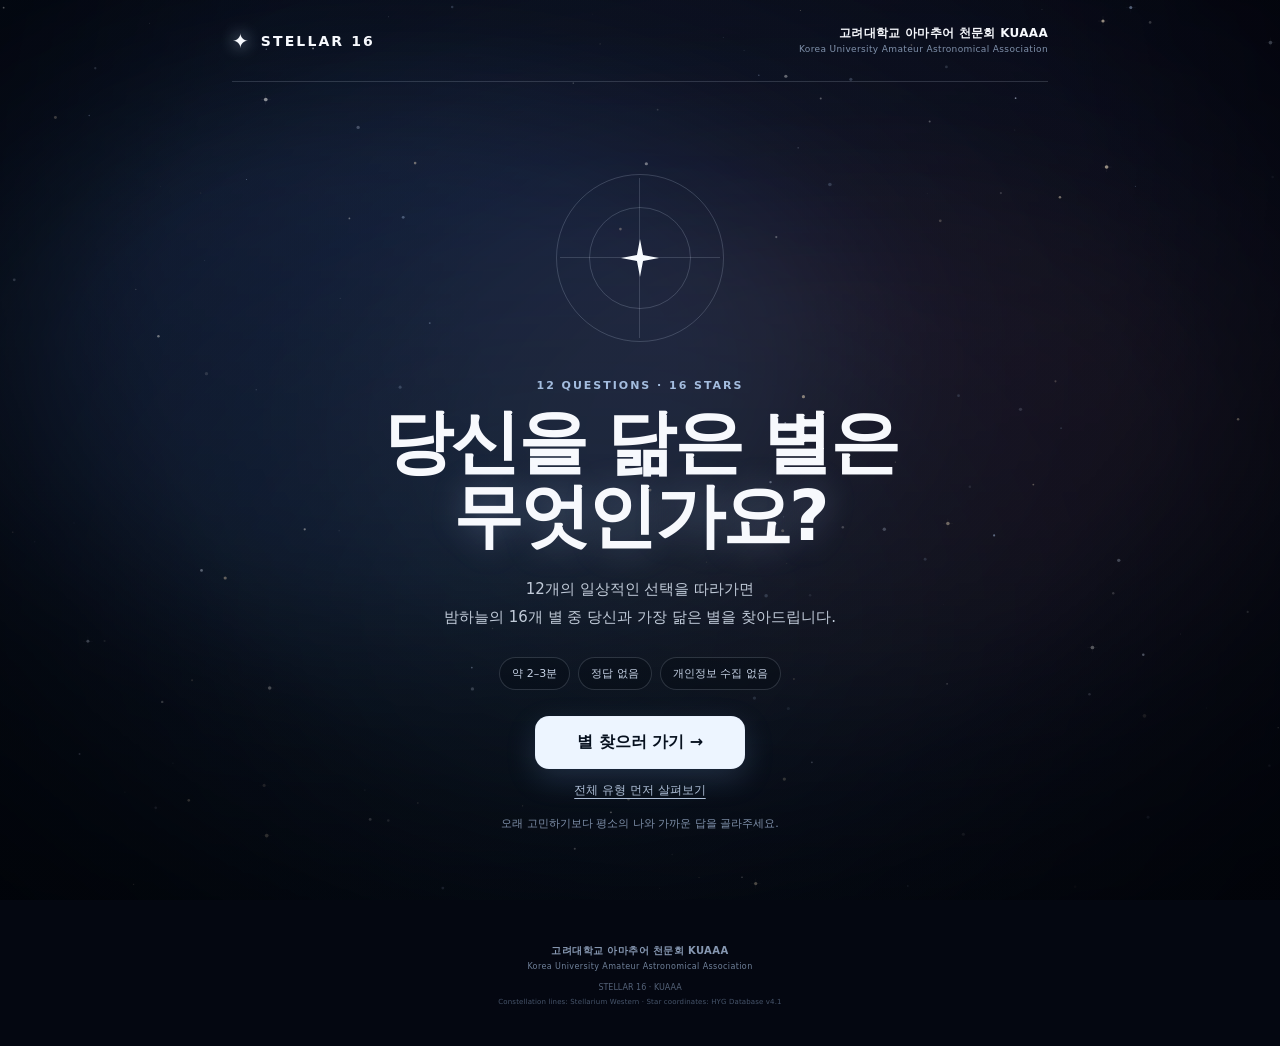
<file: index.html>
<!doctype html>
<html lang="ko">
<head>
  <meta charset="utf-8" />
  <meta name="viewport" content="width=device-width, initial-scale=1, viewport-fit=cover" />
  <meta name="theme-color" content="#060b16" />
  <meta name="description" content="고려대학교 아마추어 천문회 KUAAA — Stellar 16 별 성향검사" />
  <link rel="manifest" href="./manifest.webmanifest" />
  <link rel="stylesheet" href="./styles.css" />
  <title>Stellar 16 — 당신을 닮은 별</title>
</head>
<body>
  <div class="cosmos" aria-hidden="true">
    <div class="nebula nebula-a"></div>
    <div class="nebula nebula-b"></div>
    <div class="nebula nebula-c"></div>
    <canvas id="skyCanvas"></canvas>
    <div class="cosmos-vignette"></div>
  </div>

  <main class="shell">
    <header class="topbar">
      <button id="brandButton" class="brand" aria-label="처음 화면으로">
        <span class="brand-mark">✦</span>
        <span>STELLAR 16</span>
      </button>
      <div class="club-label">
        <strong>고려대학교 아마추어 천문회 KUAAA</strong>
        <span>Korea University Amateur Astronomical Association</span>
      </div>
    </header>

    <section id="introView" class="view intro-view active">
      <div class="hero-scope" aria-hidden="true">
        <span class="scope-ring scope-ring-a"></span>
        <span class="scope-ring scope-ring-b"></span>
        <span class="scope-cross scope-cross-x"></span>
        <span class="scope-cross scope-cross-y"></span>
        <span class="hero-star star-cross"></span>
      </div>
      <p class="eyebrow">12 QUESTIONS · 16 STARS</p>
      <h1>당신을 닮은 별은<br><span>무엇인가요?</span></h1>
      <p class="hero-copy">12개의 일상적인 선택을 따라가면<br>밤하늘의 16개 별 중 당신과 가장 닮은 별을 찾아드립니다.</p>
      <div class="intro-chips">
        <span>약 2–3분</span><span>정답 없음</span><span>개인정보 수집 없음</span>
      </div>
      <button id="startButton" class="primary-button">별 찾으러 가기 <span>→</span></button>
      <button id="introTypesButton" class="text-button">전체 유형 먼저 살펴보기</button>
      <p class="microcopy">오래 고민하기보다 평소의 나와 가까운 답을 골라주세요.</p>
    </section>

    <section id="quizView" class="view quiz-view">
      <div class="progress-row">
        <button id="backButton" class="icon-button" aria-label="이전 질문">←</button>
        <div class="progress-wrap">
          <div class="progress-meta"><span id="questionCounter">01 / 12</span><span>STELLAR QUESTION</span></div>
          <div class="progress-track"><div id="progressBar" class="progress-bar"></div></div>
        </div>
      </div>
      <article class="question-card">
        <p id="questionKicker" class="question-kicker">QUESTION 01</p>
        <h2 id="questionText"></h2>
        <div id="answerList" class="answer-list"></div>
      </article>
    </section>

    <section id="resultView" class="view result-view">
      <article id="resultCard" class="result-card">
        <div class="result-visual-zone">
          <div id="resultStar" class="result-star-art" aria-hidden="true">
            <span class="result-star-glow"></span><span class="result-star-core"></span>
            <span class="result-star-ray ray-h"></span><span class="result-star-ray ray-v"></span>
            <span class="result-star-ray ray-d1"></span><span class="result-star-ray ray-d2"></span>
          </div>
        </div>
        <div class="result-head">
          <h1 id="resultName"></h1>
          <h2 id="resultTagline"></h2>
        </div>
        <div id="resultBody" class="result-body"></div>
        <div class="compatibility-grid">
          <div class="compat-card good"><span class="compat-label">잘 맞는 별</span><strong id="goodMatches"></strong></div>
          <div class="compat-card awkward"><span class="compat-label">어색한 별</span><strong id="awkwardMatches"></strong></div>
        </div>
        <div class="social-links" aria-label="KUAAA 공식 채널">
          <a class="social-link instagram" href="https://www.instagram.com/koreauniv_aaa/" target="_blank" rel="noopener noreferrer" aria-label="KUAAA 공식 인스타그램 @koreauniv_aaa">
            <span class="social-icon" aria-hidden="true">
              <svg viewBox="0 0 24 24" role="img"><rect x="3" y="3" width="18" height="18" rx="5"></rect><circle cx="12" cy="12" r="4.1"></circle><circle class="fill" cx="17.4" cy="6.7" r="1.15"></circle></svg>
            </span>
            <span><small>Instagram</small><strong>@koreauniv_aaa</strong></span>
          </a>
          <div class="social-link kakao" aria-label="KUAAA 카카오 채널 @kuaaa">
            <span class="social-icon kakao-icon" aria-hidden="true">
              <svg viewBox="0 0 28 28" role="img"><path d="M14 4.2c-6.1 0-11 3.9-11 8.7 0 3.1 2.1 5.9 5.5 7.4L7.4 24l4-2.5c.8.1 1.7.2 2.6.2 6.1 0 11-3.9 11-8.8 0-4.8-4.9-8.7-11-8.7Z"></path><text x="14" y="15.6" text-anchor="middle">Ch</text></svg>
            </span>
            <span><small>카카오 채널</small><strong>@kuaaa</strong></span>
          </div>
        </div>
        <div class="result-actions">
          <button id="saveImageButton" hidden aria-hidden="true" tabindex="-1"></button>
          <div class="save-actions">
            <button id="saveFullImageButton" class="primary-button">전체 결과 저장</button>
            <button id="saveSummaryImageButton" class="secondary-button">요약 이미지 저장</button>
          </div>
          <div class="secondary-actions">
            <button id="restartButton" class="secondary-button">다시 해보기</button>
            <button id="allTypesButton" class="secondary-button">전체 유형 살펴보기</button>
          </div>
        </div>
      </article>
    </section>

    <section id="typesView" class="view types-view">
      <div class="page-heading">
        <button id="typesBackButton" class="icon-button" aria-label="돌아가기">←</button>
        <div><p class="eyebrow">ALL 16 STARS</p><h1>전체 유형 살펴보기</h1><p>별을 누르면 전체 설명을 볼 수 있어요.</p></div>
      </div>
      <div id="typesGrid" class="types-grid"></div>
    </section>

    <section id="typeDetailView" class="view type-detail-view">
      <div class="page-heading compact">
        <button id="typeDetailBackButton" class="icon-button" aria-label="전체 유형으로">←</button>
        <div><p class="eyebrow">STELLAR 16 ARCHIVE</p><h1>별 유형 자세히 보기</h1></div>
      </div>
      <article id="typeDetailCard" class="result-card archive-card">
        <div class="result-visual-zone">
          <div id="typeDetailStar" class="result-star-art" aria-hidden="true">
            <span class="result-star-glow"></span><span class="result-star-core"></span>
            <span class="result-star-ray ray-h"></span><span class="result-star-ray ray-v"></span>
            <span class="result-star-ray ray-d1"></span><span class="result-star-ray ray-d2"></span>
          </div>
        </div>
        <div class="result-head"><h1 id="typeDetailName"></h1><h2 id="typeDetailTagline"></h2></div>
        <div id="typeDetailBody" class="result-body"></div>
        <div class="compatibility-grid">
          <div class="compat-card good"><span class="compat-label">잘 맞는 별</span><strong id="typeDetailGood"></strong></div>
          <div class="compat-card awkward"><span class="compat-label">어색한 별</span><strong id="typeDetailAwk"></strong></div>
        </div>
      </article>
    </section>

    <footer>
      <div><strong>고려대학교 아마추어 천문회 KUAAA</strong><span>Korea University Amateur Astronomical Association</span></div>
      <small>STELLAR 16 · KUAAA</small><small class="data-credit">Constellation lines: Stellarium Western · Star coordinates: HYG Database v4.1</small>
    </footer>
  </main>
  <div id="toast" class="toast" role="status" aria-live="polite"></div>
  <script src="./app.js"></script>
  <script src="./save-image-v2.js"></script>
</body>
</html>
</file>
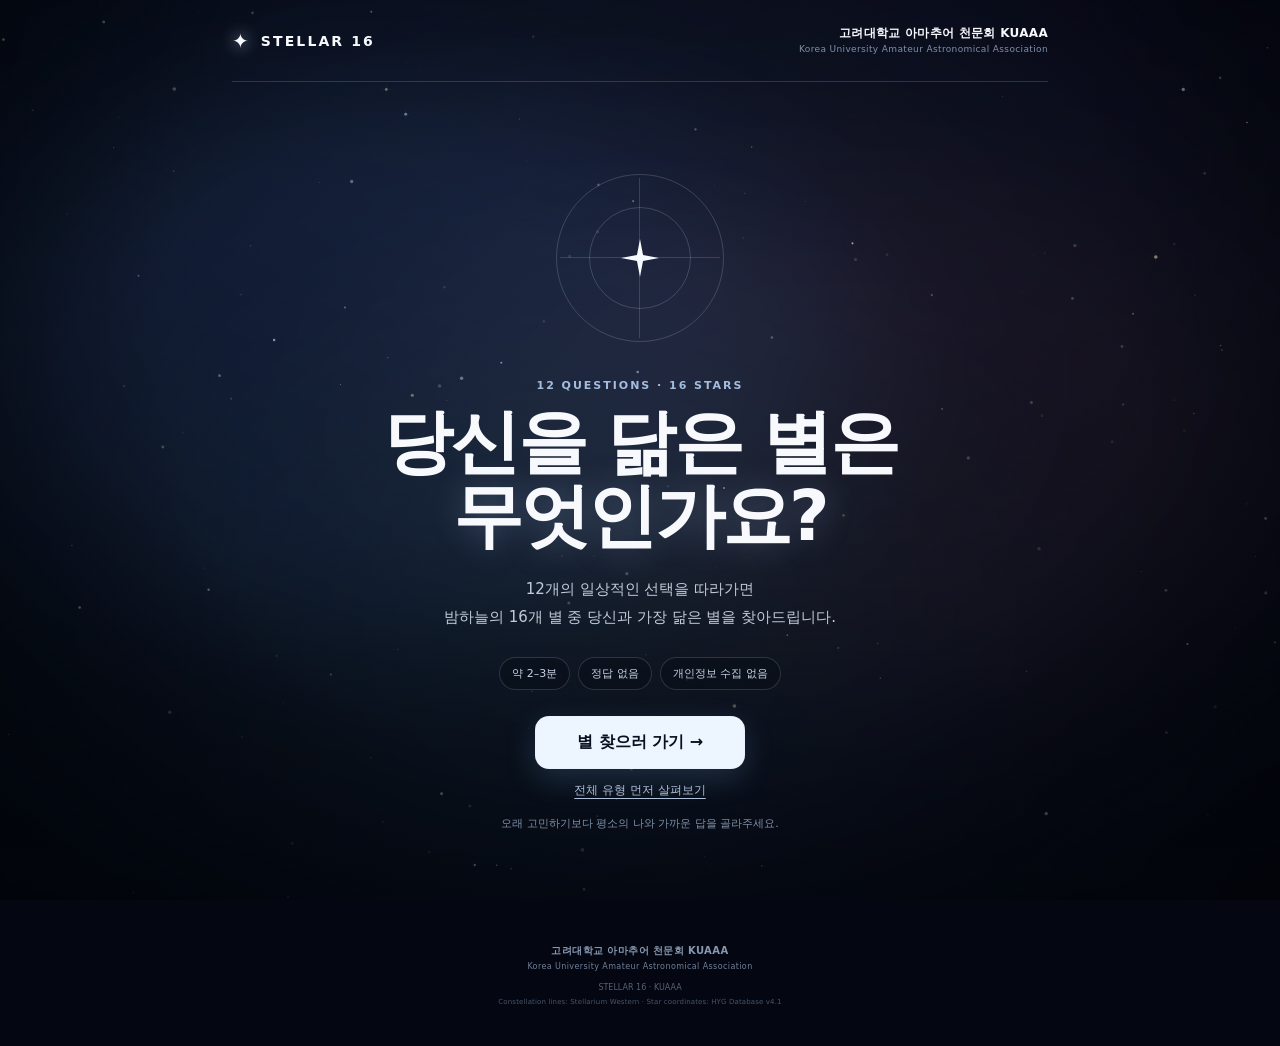
<file: index-v73.html>
<!doctype html>
<html lang="ko">
<head>
  <meta charset="utf-8" />
  <meta name="viewport" content="width=device-width, initial-scale=1, viewport-fit=cover" />
  <meta name="theme-color" content="#060b16" />
  <meta name="description" content="고려대학교 아마추어 천문회 KUAAA — Stellar 16 별 성향검사" />
  <link rel="manifest" href="./manifest.webmanifest" />
  <link rel="stylesheet" href="./styles.css?v=7.3" />
  <link rel="stylesheet" href="./hotfix-v73.css" />
  <title>Stellar 16 — 당신을 닮은 별</title>
</head>
<body>
  <div class="cosmos" aria-hidden="true">
    <div class="nebula nebula-a"></div>
    <div class="nebula nebula-b"></div>
    <div class="nebula nebula-c"></div>
    <canvas id="skyCanvas"></canvas>
    <div class="cosmos-vignette"></div>
  </div>

  <main class="shell">
    <header class="topbar">
      <button id="brandButton" class="brand" aria-label="처음 화면으로"><span class="brand-mark">✦</span><span>STELLAR 16</span></button>
      <div class="club-label"><strong>고려대학교 아마추어 천문회 KUAAA</strong><span>Korea University Amateur Astronomical Association</span></div>
    </header>

    <section id="introView" class="view intro-view active">
      <div class="hero-scope" aria-hidden="true"><span class="scope-ring scope-ring-a"></span><span class="scope-ring scope-ring-b"></span><span class="scope-cross scope-cross-x"></span><span class="scope-cross scope-cross-y"></span><span class="hero-star star-cross"></span></div>
      <p class="eyebrow">12 QUESTIONS · 16 STARS</p>
      <h1>당신을 닮은 별은<br><span>무엇인가요?</span></h1>
      <p class="hero-copy">12개의 일상적인 선택을 따라가면<br>밤하늘의 16개 별 중 당신과 가장 닮은 별을 찾아드립니다.</p>
      <div class="intro-chips"><span>약 2–3분</span><span>정답 없음</span><span>개인정보 수집 없음</span></div>
      <button id="startButton" class="primary-button">별 찾으러 가기 <span>→</span></button>
      <button id="introTypesButton" class="text-button">전체 유형 먼저 살펴보기</button>
      <p class="microcopy">오래 고민하기보다 평소의 나와 가까운 답을 골라주세요.</p>
    </section>

    <section id="quizView" class="view quiz-view">
      <div class="progress-row"><button id="backButton" class="icon-button" aria-label="이전 질문">←</button><div class="progress-wrap"><div class="progress-meta"><span id="questionCounter">01 / 12</span><span>STELLAR QUESTION</span></div><div class="progress-track"><div id="progressBar" class="progress-bar"></div></div></div></div>
      <article class="question-card"><p id="questionKicker" class="question-kicker">QUESTION 01</p><h2 id="questionText"></h2><div id="answerList" class="answer-list"></div></article>
    </section>

    <section id="resultView" class="view result-view"><article id="resultCard" class="result-card">
      <div class="result-visual-zone"><div id="resultStar" class="result-star-art" aria-hidden="true"><span class="result-star-glow"></span><span class="result-star-core"></span><span class="result-star-ray ray-h"></span><span class="result-star-ray ray-v"></span><span class="result-star-ray ray-d1"></span><span class="result-star-ray ray-d2"></span></div></div>
      <div class="result-head"><h1 id="resultName"></h1><h2 id="resultTagline"></h2></div><div id="resultBody" class="result-body"></div>
      <div class="compatibility-grid"><div class="compat-card good"><span class="compat-label">잘 맞는 별</span><strong id="goodMatches"></strong></div><div class="compat-card awkward"><span class="compat-label">어색한 별</span><strong id="awkwardMatches"></strong></div></div>
      <div class="social-links" aria-label="KUAAA 공식 채널">
        <a class="social-link instagram" href="https://www.instagram.com/koreauniv_aaa/" target="_blank" rel="noopener noreferrer" aria-label="KUAAA 공식 인스타그램 @koreauniv_aaa"><span class="social-icon" aria-hidden="true"><svg viewBox="0 0 24 24" role="img"><rect x="3" y="3" width="18" height="18" rx="5"></rect><circle cx="12" cy="12" r="4.1"></circle><circle class="fill" cx="17.4" cy="6.7" r="1.15"></circle></svg></span><span><small>Instagram</small><strong>@koreauniv_aaa</strong></span></a>
        <div class="social-link kakao" aria-label="KUAAA 카카오 채널 @kuaaa"><span class="social-icon kakao-icon" aria-hidden="true"><svg viewBox="0 0 28 28" role="img"><path d="M14 4.2c-6.1 0-11 3.9-11 8.7 0 3.1 2.1 5.9 5.5 7.4L7.4 24l4-2.5c.8.1 1.7.2 2.6.2 6.1 0 11-3.9 11-8.8 0-4.8-4.9-8.7-11-8.7Z"></path><text x="14" y="15.6" text-anchor="middle">Ch</text></svg></span><span><small>카카오 채널</small><strong>@kuaaa</strong></span></div>
      </div>
      <div class="result-actions"><button id="saveImageButton" hidden aria-hidden="true" tabindex="-1"></button><div class="save-actions"><button id="saveFullImageButton" class="primary-button">전체 결과 저장</button><button id="saveSummaryImageButton" class="secondary-button">요약 이미지 저장</button></div><div class="secondary-actions"><button id="restartButton" class="secondary-button">다시 해보기</button><button id="allTypesButton" class="secondary-button">전체 유형 살펴보기</button></div></div>
    </article></section>

    <section id="typesView" class="view types-view"><div class="page-heading"><button id="typesBackButton" class="icon-button" aria-label="돌아가기">←</button><div><p class="eyebrow">ALL 16 STARS</p><h1>전체 유형 살펴보기</h1><p>별을 누르면 전체 설명을 볼 수 있어요.</p></div></div><div id="typesGrid" class="types-grid"></div></section>

    <section id="typeDetailView" class="view type-detail-view"><div class="page-heading compact"><button id="typeDetailBackButton" class="icon-button" aria-label="전체 유형으로">←</button><div><p class="eyebrow">STELLAR 16 ARCHIVE</p><h1>별 유형 자세히 보기</h1></div></div><article id="typeDetailCard" class="result-card archive-card"><div class="result-visual-zone"><div id="typeDetailStar" class="result-star-art" aria-hidden="true"><span class="result-star-glow"></span><span class="result-star-core"></span><span class="result-star-ray ray-h"></span><span class="result-star-ray ray-v"></span><span class="result-star-ray ray-d1"></span><span class="result-star-ray ray-d2"></span></div></div><div class="result-head"><h1 id="typeDetailName"></h1><h2 id="typeDetailTagline"></h2></div><div id="typeDetailBody" class="result-body"></div><div class="compatibility-grid"><div class="compat-card good"><span class="compat-label">잘 맞는 별</span><strong id="typeDetailGood"></strong></div><div class="compat-card awkward"><span class="compat-label">어색한 별</span><strong id="typeDetailAwk"></strong></div></div></article></section>

    <footer><div><strong>고려대학교 아마추어 천문회 KUAAA</strong><span>Korea University Amateur Astronomical Association</span></div><small>STELLAR 16 · KUAAA</small><small class="data-credit">Constellation lines: Stellarium Western · Star coordinates: HYG Database v4.1</small></footer>
  </main>
  <div id="imageSaveModal" class="image-save-modal" hidden><div class="image-save-sheet" role="dialog" aria-modal="true" aria-labelledby="imageSaveTitle"><div class="image-save-sheet-head"><div><strong id="imageSaveTitle">결과 이미지 저장</strong><span>이미지를 길게 눌러 저장하거나 아래 버튼을 이용하세요.</span></div><button id="imageSaveClose" class="image-save-close" type="button" aria-label="닫기">×</button></div><div class="image-save-preview-wrap"><img id="imageSavePreview" alt="Stellar 16 결과 이미지 미리보기" /></div><div class="image-save-sheet-actions"><a id="imageDownloadLink" class="primary-button image-download-link">이미지 다운로드</a><button id="imageShareButton" class="secondary-button" type="button">공유하기</button></div></div></div>
  <div id="toast" class="toast" role="status" aria-live="polite"></div>
  <script src="./app.js?v=7.3"></script>
  <script src="./hotfix-v73.js"></script>
</body>
</html>
</file>
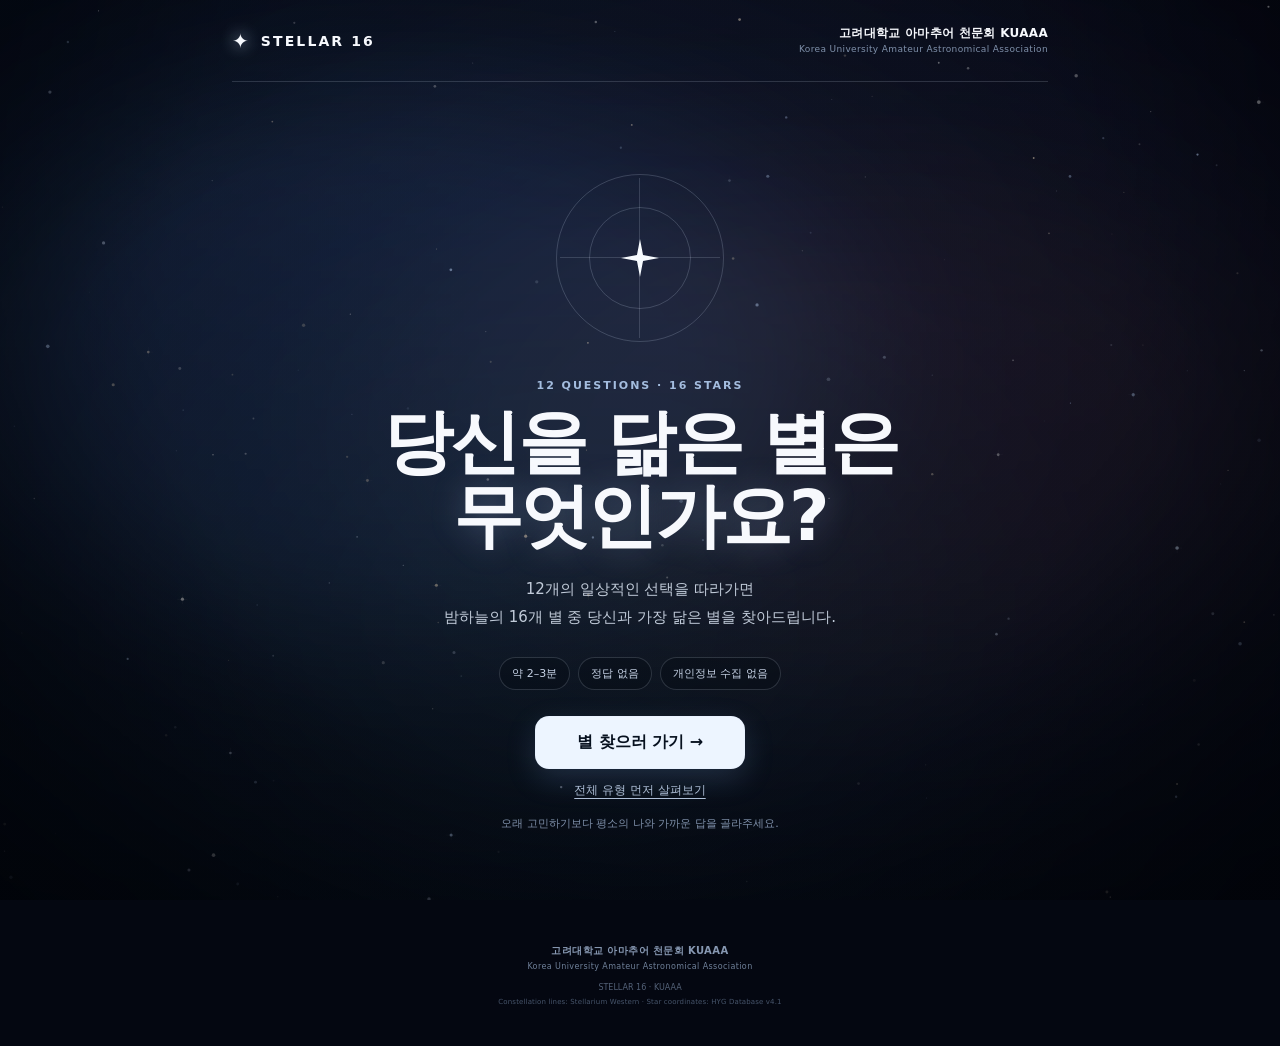
<file: index-v74.html>
<!doctype html>
<html lang="ko">
<head>
  <meta charset="utf-8" />
  <meta name="viewport" content="width=device-width, initial-scale=1, viewport-fit=cover" />
  <meta name="theme-color" content="#060b16" />
  <meta name="description" content="고려대학교 아마추어 천문회 KUAAA — Stellar 16 별 성향검사" />
  <link rel="manifest" href="./manifest.webmanifest" />
  <link rel="stylesheet" href="./styles.css?v=7.4" />
  <link rel="stylesheet" href="./hotfix-v74.css?v=7.4" />
  <title>Stellar 16 — 당신을 닮은 별</title>
</head>
<body>
  <div class="cosmos" aria-hidden="true"><div class="nebula nebula-a"></div><div class="nebula nebula-b"></div><div class="nebula nebula-c"></div><canvas id="skyCanvas"></canvas><div class="cosmos-vignette"></div></div>
  <main class="shell">
    <header class="topbar"><button id="brandButton" class="brand" aria-label="처음 화면으로"><span class="brand-mark">✦</span><span>STELLAR 16</span></button><div class="club-label"><strong>고려대학교 아마추어 천문회 KUAAA</strong><span>Korea University Amateur Astronomical Association</span></div></header>
    <section id="introView" class="view intro-view active"><div class="hero-scope" aria-hidden="true"><span class="scope-ring scope-ring-a"></span><span class="scope-ring scope-ring-b"></span><span class="scope-cross scope-cross-x"></span><span class="scope-cross scope-cross-y"></span><span class="hero-star star-cross"></span></div><p class="eyebrow">12 QUESTIONS · 16 STARS</p><h1>당신을 닮은 별은<br><span>무엇인가요?</span></h1><p class="hero-copy">12개의 일상적인 선택을 따라가면<br>밤하늘의 16개 별 중 당신과 가장 닮은 별을 찾아드립니다.</p><div class="intro-chips"><span>약 2–3분</span><span>정답 없음</span><span>개인정보 수집 없음</span></div><button id="startButton" class="primary-button">별 찾으러 가기 <span>→</span></button><button id="introTypesButton" class="text-button">전체 유형 먼저 살펴보기</button><p class="microcopy">오래 고민하기보다 평소의 나와 가까운 답을 골라주세요.</p></section>
    <section id="quizView" class="view quiz-view"><div class="progress-row"><button id="backButton" class="icon-button" aria-label="이전 질문">←</button><div class="progress-wrap"><div class="progress-meta"><span id="questionCounter">01 / 12</span><span>STELLAR QUESTION</span></div><div class="progress-track"><div id="progressBar" class="progress-bar"></div></div></div></div><article class="question-card"><p id="questionKicker" class="question-kicker">QUESTION 01</p><h2 id="questionText"></h2><div id="answerList" class="answer-list"></div></article></section>
    <section id="resultView" class="view result-view"><article id="resultCard" class="result-card"><div class="result-visual-zone"><div id="resultStar" class="result-star-art" aria-hidden="true"><span class="result-star-glow"></span><span class="result-star-core"></span><span class="result-star-ray ray-h"></span><span class="result-star-ray ray-v"></span><span class="result-star-ray ray-d1"></span><span class="result-star-ray ray-d2"></span></div></div><div class="result-head"><h1 id="resultName"></h1><h2 id="resultTagline"></h2></div><div id="resultBody" class="result-body"></div><div class="compatibility-grid"><div class="compat-card good"><span class="compat-label">잘 맞는 별</span><strong id="goodMatches"></strong></div><div class="compat-card awkward"><span class="compat-label">어색한 별</span><strong id="awkwardMatches"></strong></div></div><div class="social-links" aria-label="KUAAA 공식 채널"><a class="social-link instagram" href="https://www.instagram.com/koreauniv_aaa/" target="_blank" rel="noopener noreferrer" aria-label="KUAAA 공식 인스타그램 @koreauniv_aaa"><span class="social-icon" aria-hidden="true"><svg viewBox="0 0 24 24" role="img"><rect x="3" y="3" width="18" height="18" rx="5"></rect><circle cx="12" cy="12" r="4.1"></circle><circle class="fill" cx="17.4" cy="6.7" r="1.15"></circle></svg></span><span><small>Instagram</small><strong>@koreauniv_aaa</strong></span></a><div class="social-link kakao" aria-label="KUAAA 카카오 채널 @kuaaa"><span class="social-icon kakao-icon" aria-hidden="true"><svg viewBox="0 0 28 28" role="img"><path d="M14 4.2c-6.1 0-11 3.9-11 8.7 0 3.1 2.1 5.9 5.5 7.4L7.4 24l4-2.5c.8.1 1.7.2 2.6.2 6.1 0 11-3.9 11-8.8 0-4.8-4.9-8.7-11-8.7Z"></path><text x="14" y="15.6" text-anchor="middle">Ch</text></svg></span><span><small>카카오 채널</small><strong>@kuaaa</strong></span></div></div><div class="result-actions"><button id="saveImageButton" hidden aria-hidden="true" tabindex="-1"></button><div class="save-actions"><button id="saveFullImageButton" class="primary-button">전체 결과 저장</button><button id="saveSummaryImageButton" class="secondary-button">요약 이미지 저장</button></div><div class="secondary-actions"><button id="restartButton" class="secondary-button">다시 해보기</button><button id="allTypesButton" class="secondary-button">전체 유형 살펴보기</button></div></div></article></section>
    <section id="typesView" class="view types-view"><div class="page-heading"><button id="typesBackButton" class="icon-button" aria-label="돌아가기">←</button><div><p class="eyebrow">ALL 16 STARS</p><h1>전체 유형 살펴보기</h1><p>별을 누르면 전체 설명을 볼 수 있어요.</p></div></div><div id="typesGrid" class="types-grid"></div></section>
    <section id="typeDetailView" class="view type-detail-view"><div class="page-heading compact"><button id="typeDetailBackButton" class="icon-button" aria-label="전체 유형으로">←</button><div><p class="eyebrow">STELLAR 16 ARCHIVE</p><h1>별 유형 자세히 보기</h1></div></div><article id="typeDetailCard" class="result-card archive-card"><div class="result-visual-zone"><div id="typeDetailStar" class="result-star-art" aria-hidden="true"><span class="result-star-glow"></span><span class="result-star-core"></span><span class="result-star-ray ray-h"></span><span class="result-star-ray ray-v"></span><span class="result-star-ray ray-d1"></span><span class="result-star-ray ray-d2"></span></div></div><div class="result-head"><h1 id="typeDetailName"></h1><h2 id="typeDetailTagline"></h2></div><div id="typeDetailBody" class="result-body"></div><div class="compatibility-grid"><div class="compat-card good"><span class="compat-label">잘 맞는 별</span><strong id="typeDetailGood"></strong></div><div class="compat-card awkward"><span class="compat-label">어색한 별</span><strong id="typeDetailAwk"></strong></div></div></article></section>
    <footer><div><strong>고려대학교 아마추어 천문회 KUAAA</strong><span>Korea University Amateur Astronomical Association</span></div><small>STELLAR 16 · KUAAA</small><small class="data-credit">Constellation lines: Stellarium Western · Star coordinates: HYG Database v4.1</small></footer>
  </main>
  <div id="imageSaveModal" class="image-save-modal" hidden><div class="image-save-sheet" role="dialog" aria-modal="true" aria-labelledby="imageSaveTitle"><div class="image-save-sheet-head"><div><strong id="imageSaveTitle">결과 이미지 저장</strong><span>아래 버튼으로 저장하거나, 미리보기를 길게 눌러 저장할 수 있어요.</span></div><button id="imageSaveClose" class="image-save-close" type="button" aria-label="닫기">×</button></div><div class="image-save-preview-wrap"><img id="imageSavePreview" alt="Stellar 16 결과 이미지 미리보기" /></div><div class="image-save-sheet-actions"><a id="imageDownloadLink" class="primary-button image-download-link">휴대폰에 저장</a><button id="imageShareButton" class="secondary-button" type="button">공유하기</button><button id="imageOpenButton" class="secondary-button" type="button">이미지 크게 열기</button></div></div></div>
  <div id="toast" class="toast" role="status" aria-live="polite"></div><script src="./app.js?v=7.4"></script><script src="./hotfix-v74.js?v=7.4"></script>
</body></html>
</file>
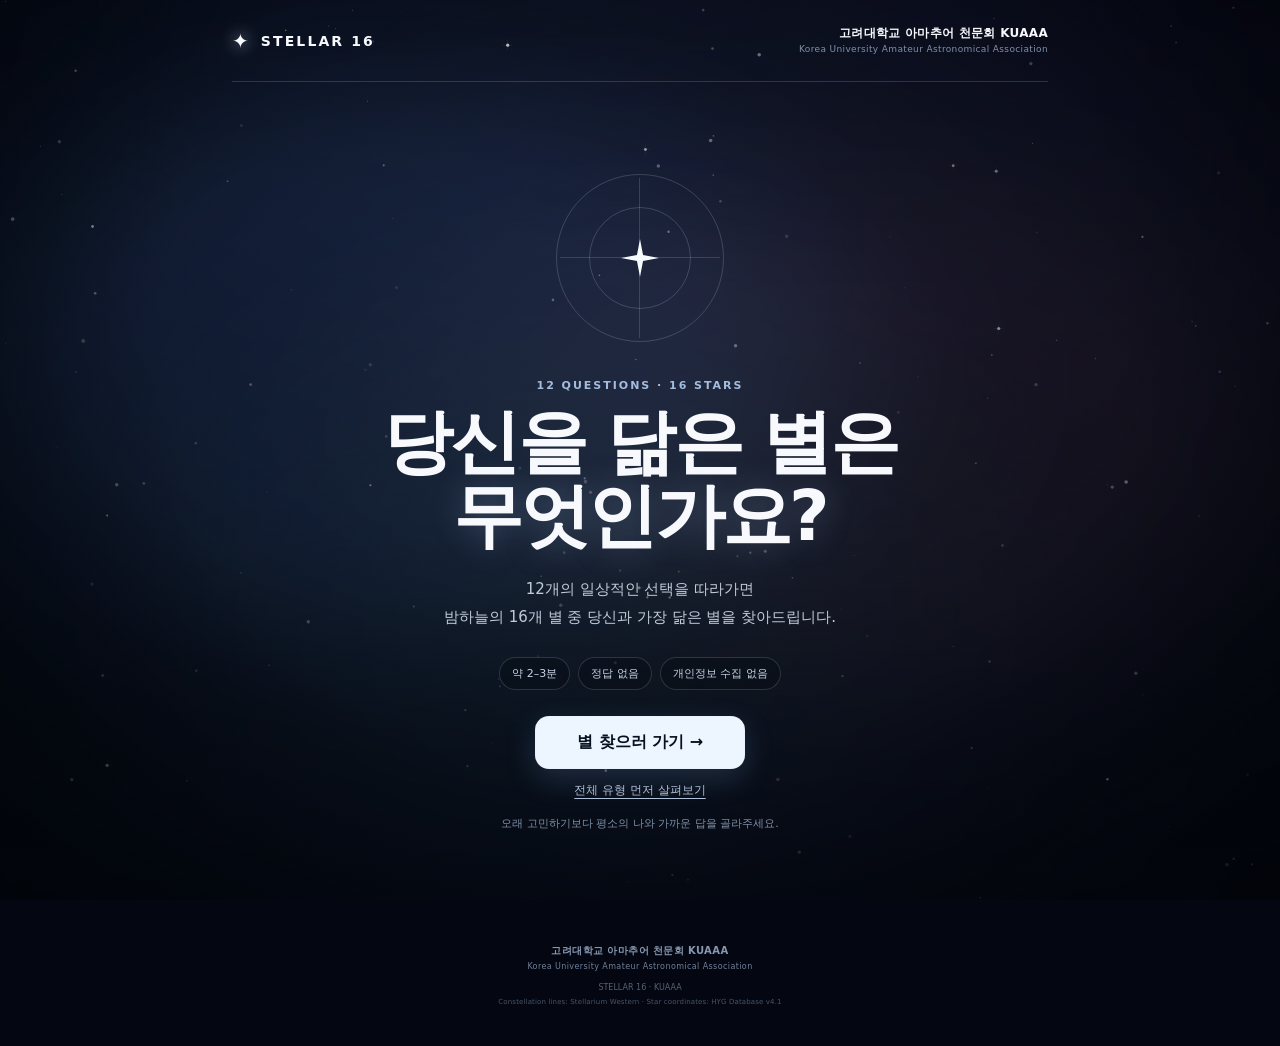
<file: index-v75.html>
<!doctype html>
<html lang="ko">
<head>
  <meta charset="utf-8" />
  <meta name="viewport" content="width=device-width, initial-scale=1, viewport-fit=cover" />
  <meta name="theme-color" content="#060b16" />
  <meta name="description" content="고려대학교 아마추어 천문회 KUAAA — Stellar 16 별 성향검사" />
  <link rel="manifest" href="./manifest.webmanifest" />
  <link rel="stylesheet" href="./styles.css?v=7.5" />
  <link rel="stylesheet" href="./hotfix-v75.css?v=7.5" />
  <title>Stellar 16 — 당신을 닮은 별</title>
</head>
<body>
  <div class="cosmos" aria-hidden="true">
    <div class="nebula nebula-a"></div>
    <div class="nebula nebula-b"></div>
    <div class="nebula nebula-c"></div>
    <canvas id="skyCanvas"></canvas>
    <div class="cosmos-vignette"></div>
  </div>

  <main class="shell">
    <header class="topbar">
      <button id="brandButton" class="brand" aria-label="처음 화면으로">
        <span class="brand-mark">✦</span>
        <span>STELLAR 16</span>
      </button>
      <div class="club-label">
        <strong>고려대학교 아마추어 천문회 KUAAA</strong>
        <span>Korea University Amateur Astronomical Association</span>
      </div>
    </header>

    <section id="introView" class="view intro-view active">
      <div class="hero-scope" aria-hidden="true">
        <span class="scope-ring scope-ring-a"></span>
        <span class="scope-ring scope-ring-b"></span>
        <span class="scope-cross scope-cross-x"></span>
        <span class="scope-cross scope-cross-y"></span>
        <span class="hero-star star-cross"></span>
      </div>
      <p class="eyebrow">12 QUESTIONS · 16 STARS</p>
      <h1>당신을 닮은 별은<br><span>무엇인가요?</span></h1>
      <p class="hero-copy">12개의 일상적인 선택을 따라가면<br>밤하늘의 16개 별 중 당신과 가장 닮은 별을 찾아드립니다.</p>
      <div class="intro-chips">
        <span>약 2–3분</span><span>정답 없음</span><span>개인정보 수집 없음</span>
      </div>
      <button id="startButton" class="primary-button">별 찾으러 가기 <span>→</span></button>
      <button id="introTypesButton" class="text-button">전체 유형 먼저 살펴보기</button>
      <p class="microcopy">오래 고민하기보다 평소의 나와 가까운 답을 골라주세요.</p>
    </section>

    <section id="quizView" class="view quiz-view">
      <div class="progress-row">
        <button id="backButton" class="icon-button" aria-label="이전 질문">←</button>
        <div class="progress-wrap">
          <div class="progress-meta"><span id="questionCounter">01 / 12</span><span>STELLAR QUESTION</span></div>
          <div class="progress-track"><div id="progressBar" class="progress-bar"></div></div>
        </div>
      </div>
      <article class="question-card">
        <p id="questionKicker" class="question-kicker">QUESTION 01</p>
        <h2 id="questionText"></h2>
        <div id="answerList" class="answer-list"></div>
      </article>
    </section>

    <section id="resultView" class="view result-view">
      <article id="resultCard" class="result-card">
        <div class="result-visual-zone">
          <div id="resultStar" class="result-star-art" aria-hidden="true">
            <span class="result-star-glow"></span><span class="result-star-core"></span>
            <span class="result-star-ray ray-h"></span><span class="result-star-ray ray-v"></span>
            <span class="result-star-ray ray-d1"></span><span class="result-star-ray ray-d2"></span>
          </div>
        </div>
        <div class="result-head"><h1 id="resultName"></h1><h2 id="resultTagline"></h2></div>
        <div id="resultBody" class="result-body"></div>
        <div class="compatibility-grid">
          <div class="compat-card good"><span class="compat-label">잘 맞는 별</span><strong id="goodMatches"></strong></div>
          <div class="compat-card awkward"><span class="compat-label">어색한 별</span><strong id="awkwardMatches"></strong></div>
        </div>
        <div class="social-links" aria-label="KUAAA 공식 채널">
          <a class="social-link instagram" href="https://www.instagram.com/koreauniv_aaa/" target="_blank" rel="noopener noreferrer" aria-label="KUAAA 공식 인스타그램 @koreauniv_aaa">
            <span class="social-icon" aria-hidden="true">
              <svg viewBox="0 0 24 24" role="img"><rect x="3" y="3" width="18" height="18" rx="5"></rect><circle cx="12" cy="12" r="4.1"></circle><circle class="fill" cx="17.4" cy="6.7" r="1.15"></circle></svg>
            </span>
            <span><small>Instagram</small><strong>@koreauniv_aaa</strong></span>
          </a>
          <div class="social-link kakao" aria-label="KUAAA 카카오 채널 @kuaaa">
            <span class="social-icon kakao-icon" aria-hidden="true">
              <svg viewBox="0 0 28 28" role="img"><path d="M14 4.2c-6.1 0-11 3.9-11 8.7 0 3.1 2.1 5.9 5.5 7.4L7.4 24l4-2.5c.8.1 1.7.2 2.6.2 6.1 0 11-3.9 11-8.8 0-4.8-4.9-8.7-11-8.7Z"></path><text x="14" y="15.6" text-anchor="middle">Ch</text></svg>
            </span>
            <span><small>카카오 채널</small><strong>@kuaaa</strong></span>
          </div>
        </div>
        <div class="result-actions">
          <button id="saveImageButton" hidden aria-hidden="true" tabindex="-1"></button>
          <div class="save-actions single-save">
            <button id="saveSummaryImageButton" class="primary-button" disabled>이미지 준비 중…</button>
          </div>
          <div class="secondary-actions">
            <button id="restartButton" class="secondary-button">다시 해보기</button>
            <button id="allTypesButton" class="secondary-button">전체 유형 살펴보기</button>
          </div>
        </div>
      </article>
    </section>

    <section id="typesView" class="view types-view">
      <div class="page-heading">
        <button id="typesBackButton" class="icon-button" aria-label="돌아가기">←</button>
        <div><p class="eyebrow">ALL 16 STARS</p><h1>전체 유형 살펴보기</h1><p>별을 누르면 전체 설명을 볼 수 있어요.</p></div>
      </div>
      <div id="typesGrid" class="types-grid"></div>
    </section>

    <section id="typeDetailView" class="view type-detail-view">
      <div class="page-heading compact">
        <button id="typeDetailBackButton" class="icon-button" aria-label="전체 유형으로">←</button>
        <div><p class="eyebrow">STELLAR 16 ARCHIVE</p><h1>별 유형 자세히 보기</h1></div>
      </div>
      <article id="typeDetailCard" class="result-card archive-card">
        <div class="result-visual-zone">
          <div id="typeDetailStar" class="result-star-art" aria-hidden="true">
            <span class="result-star-glow"></span><span class="result-star-core"></span>
            <span class="result-star-ray ray-h"></span><span class="result-star-ray ray-v"></span>
            <span class="result-star-ray ray-d1"></span><span class="result-star-ray ray-d2"></span>
          </div>
        </div>
        <div class="result-head"><h1 id="typeDetailName"></h1><h2 id="typeDetailTagline"></h2></div>
        <div id="typeDetailBody" class="result-body"></div>
        <div class="compatibility-grid">
          <div class="compat-card good"><span class="compat-label">잘 맞는 별</span><strong id="typeDetailGood"></strong></div>
          <div class="compat-card awkward"><span class="compat-label">어색한 별</span><strong id="typeDetailAwk"></strong></div>
        </div>
      </article>
    </section>

    <footer>
      <div><strong>고려대학교 아마추어 천문회 KUAAA</strong><span>Korea University Amateur Astronomical Association</span></div>
      <small>STELLAR 16 · KUAAA</small><small class="data-credit">Constellation lines: Stellarium Western · Star coordinates: HYG Database v4.1</small>
    </footer>
  </main>
  <div id="toast" class="toast" role="status" aria-live="polite"></div>
  <script src="./app.js?v=7.5"></script>
  <script src="./hotfix-v75.js?v=7.5"></script>
</body>
</html>
</file>
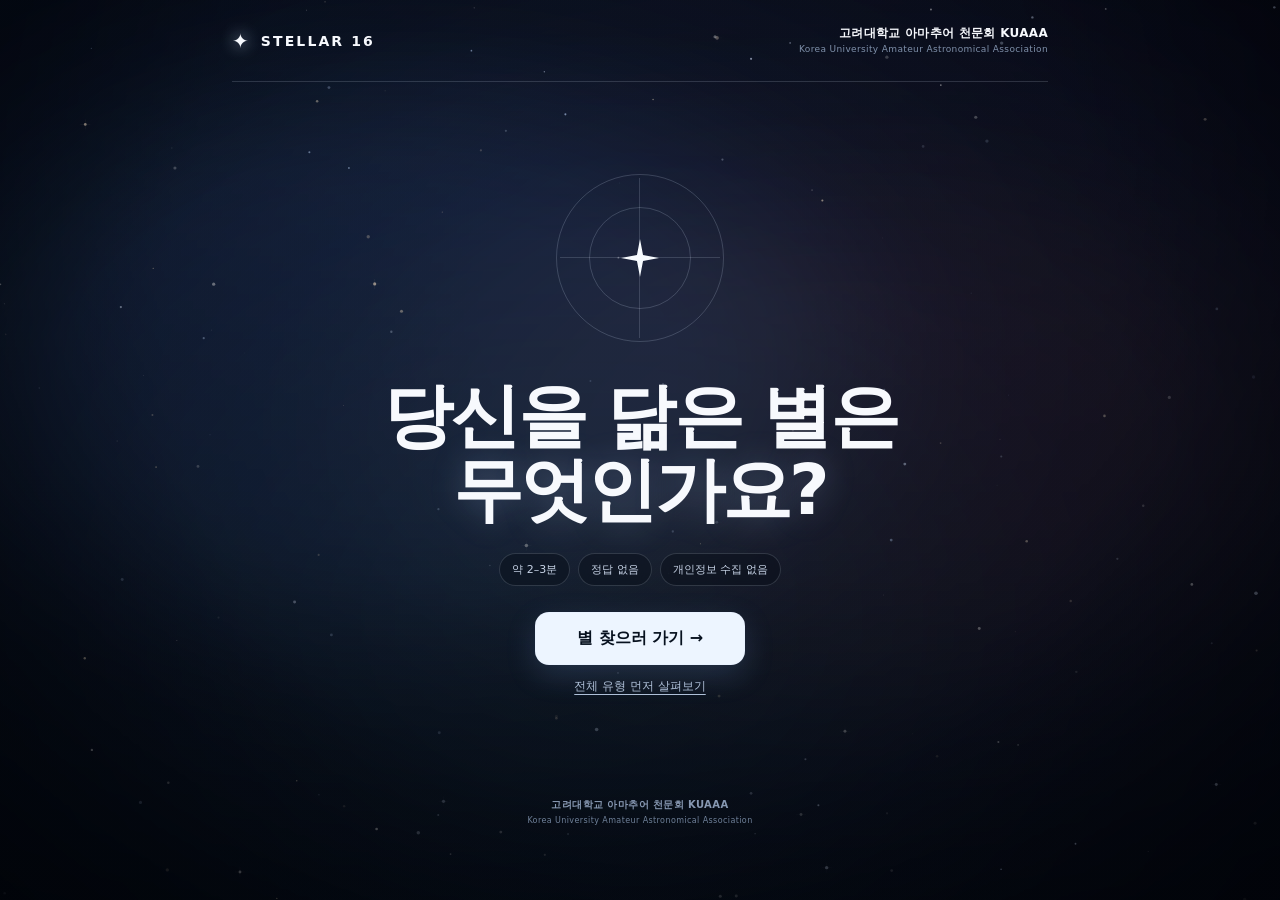
<file: index-v76.html>
<!doctype html>
<html lang="ko">
<head>
  <meta charset="utf-8" />
  <meta name="viewport" content="width=device-width, initial-scale=1, viewport-fit=cover" />
  <meta name="theme-color" content="#060b16" />
  <meta name="description" content="고려대학교 아마추어 천문회 KUAAA — Stellar 16 별 성향검사" />
  <link rel="manifest" href="./manifest.webmanifest" />
  <link rel="stylesheet" href="./styles.css?v=7.6" />
  <link rel="stylesheet" href="./hotfix-v76.css?v=7.6" />
  <title>Stellar 16 — 당신을 닮은 별</title>
</head>
<body>
  <div class="cosmos" aria-hidden="true"><div class="nebula nebula-a"></div><div class="nebula nebula-b"></div><div class="nebula nebula-c"></div><canvas id="skyCanvas"></canvas><div class="cosmos-vignette"></div></div>
  <main class="shell">
    <header class="topbar"><button id="brandButton" class="brand" aria-label="처음 화면으로"><span class="brand-mark">✦</span><span>STELLAR 16</span></button><div class="club-label"><strong>고려대학교 아마추어 천문회 KUAAA</strong><span>Korea University Amateur Astronomical Association</span></div></header>
    <section id="introView" class="view intro-view active"><div class="hero-scope" aria-hidden="true"><span class="scope-ring scope-ring-a"></span><span class="scope-ring scope-ring-b"></span><span class="scope-cross scope-cross-x"></span><span class="scope-cross scope-cross-y"></span><span class="hero-star star-cross"></span></div><h1>당신을 닮은 별은<br><span>무엇인가요?</span></h1><div class="intro-chips"><span>약 2–3분</span><span>정답 없음</span><span>개인정보 수집 없음</span></div><button id="startButton" class="primary-button">별 찾으러 가기 <span>→</span></button><button id="introTypesButton" class="text-button">전체 유형 먼저 살펴보기</button></section>
    <section id="quizView" class="view quiz-view"><div class="progress-row"><button id="backButton" class="icon-button" aria-label="이전 질문">←</button><div class="progress-wrap"><div class="progress-meta"><span id="questionCounter">01 / 12</span><span>QUESTION</span></div><div class="progress-track"><div id="progressBar" class="progress-bar"></div></div></div></div><article class="question-card"><p id="questionKicker" class="question-kicker">QUESTION 01</p><h2 id="questionText"></h2><div id="answerList" class="answer-list"></div></article></section>
    <section id="resultView" class="view result-view"><article id="resultCard" class="result-card"><div class="result-visual-zone"><div id="resultStar" class="result-star-art" aria-hidden="true"><span class="result-star-glow"></span><span class="result-star-core"></span><span class="result-star-ray ray-h"></span><span class="result-star-ray ray-v"></span><span class="result-star-ray ray-d1"></span><span class="result-star-ray ray-d2"></span></div></div><div class="result-head"><h1 id="resultName"></h1><h2 id="resultTagline"></h2></div><div id="resultBody" class="result-body"></div><div class="compatibility-grid"><div class="compat-card good"><span class="compat-label">잘 맞는 별</span><strong id="goodMatches"></strong></div><div class="compat-card awkward"><span class="compat-label">어색한 별</span><strong id="awkwardMatches"></strong></div></div><div class="social-links" aria-label="KUAAA 공식 채널"><a class="social-link instagram" href="https://www.instagram.com/koreauniv_aaa/" target="_blank" rel="noopener noreferrer" aria-label="KUAAA 공식 인스타그램 @koreauniv_aaa"><span class="social-icon" aria-hidden="true"><svg viewBox="0 0 24 24" role="img"><rect x="3" y="3" width="18" height="18" rx="5"></rect><circle cx="12" cy="12" r="4.1"></circle><circle class="fill" cx="17.4" cy="6.7" r="1.15"></circle></svg></span><span><small>Instagram</small><strong>@koreauniv_aaa</strong></span></a><div class="social-link kakao" aria-label="KUAAA 카카오 채널 @kuaaa"><span class="social-icon kakao-icon" aria-hidden="true"><svg viewBox="0 0 28 28" role="img"><path d="M14 4.2c-6.1 0-11 3.9-11 8.7 0 3.1 2.1 5.9 5.5 7.4L7.4 24l4-2.5c.8.1 1.7.2 2.6.2 6.1 0 11-3.9 11-8.8 0-4.8-4.9-8.7-11-8.7Z"></path><text x="14" y="15.6" text-anchor="middle">Ch</text></svg></span><span><small>카카오 채널</small><strong>@kuaaa</strong></span></div></div><div class="result-actions"><div class="save-actions single-save"><a id="saveSummaryImageButton" class="primary-button" href="#" download>이미지로 저장하기</a></div><div class="secondary-actions"><button id="restartButton" class="secondary-button">다시 해보기</button><button id="allTypesButton" class="secondary-button">전체 유형 살펴보기</button></div></div></article></section>
    <section id="typesView" class="view types-view"><div class="page-heading"><button id="typesBackButton" class="icon-button" aria-label="돌아가기">←</button><div><p class="eyebrow">ALL 16 STARS</p><h1>전체 유형 살펴보기</h1><p>별을 누르면 전체 설명을 볼 수 있어요.</p></div></div><div id="typesGrid" class="types-grid"></div></section>
    <section id="typeDetailView" class="view type-detail-view"><div class="page-heading compact"><button id="typeDetailBackButton" class="icon-button" aria-label="전체 유형으로">←</button><div><p class="eyebrow">STELLAR 16 ARCHIVE</p><h1>별 유형 자세히 보기</h1></div></div><article id="typeDetailCard" class="result-card archive-card"><div class="result-visual-zone"><div id="typeDetailStar" class="result-star-art" aria-hidden="true"><span class="result-star-glow"></span><span class="result-star-core"></span><span class="result-star-ray ray-h"></span><span class="result-star-ray ray-v"></span><span class="result-star-ray ray-d1"></span><span class="result-star-ray ray-d2"></span></div></div><div class="result-head"><h1 id="typeDetailName"></h1><h2 id="typeDetailTagline"></h2></div><div id="typeDetailBody" class="result-body"></div><div class="compatibility-grid"><div class="compat-card good"><span class="compat-label">잘 맞는 별</span><strong id="typeDetailGood"></strong></div><div class="compat-card awkward"><span class="compat-label">어색한 별</span><strong id="typeDetailAwk"></strong></div></div></article></section>
    <footer><div><strong>고려대학교 아마추어 천문회 KUAAA</strong><span>Korea University Amateur Astronomical Association</span></div></footer>
  </main>
  <div id="toast" class="toast" role="status" aria-live="polite"></div><script src="./app.js?v=7.6"></script><script src="./hotfix-v76.js?v=7.6"></script>
</body></html>
</file>
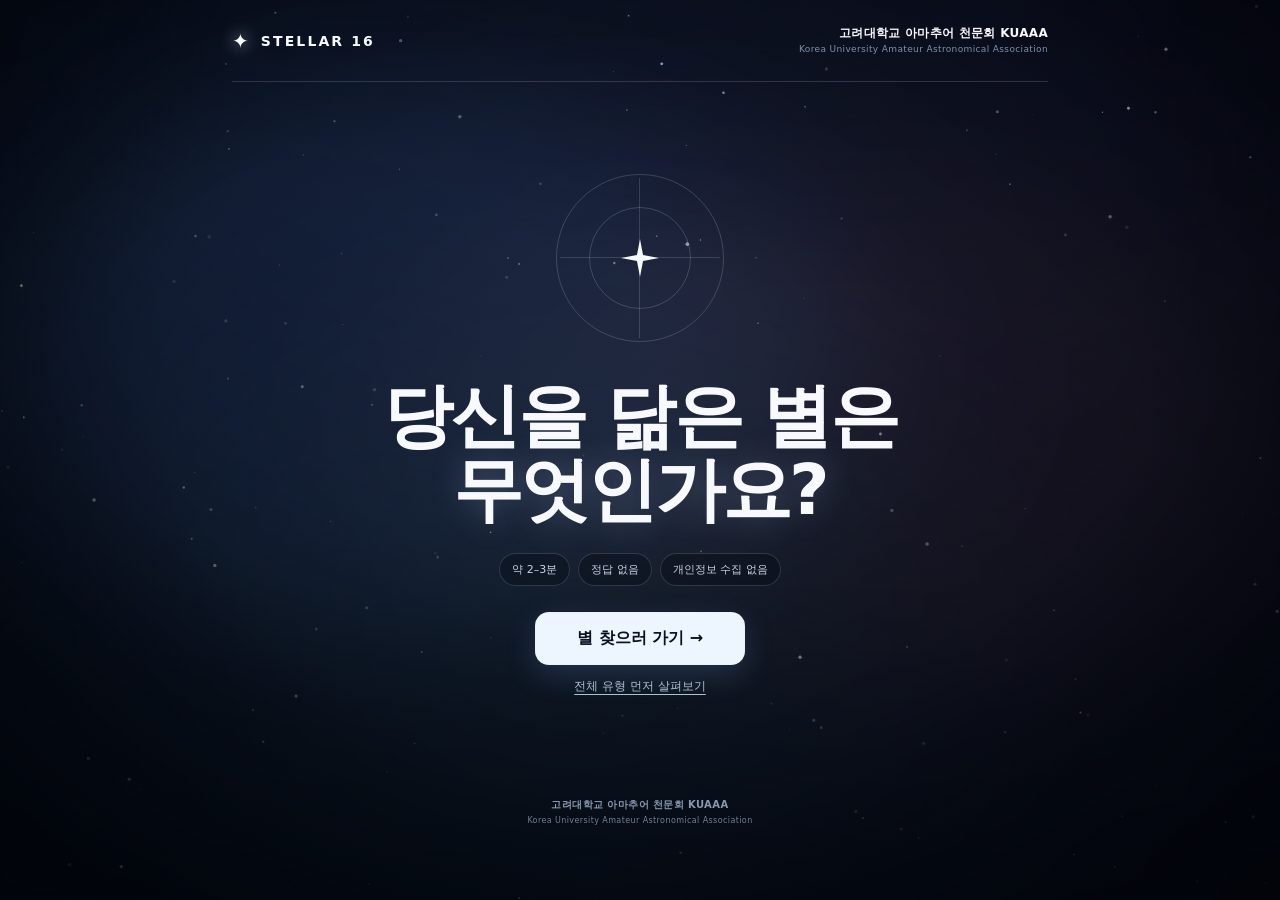
<file: index-v77.html>
<!doctype html>
<html lang="ko">
<head>
  <meta charset="utf-8" />
  <meta name="viewport" content="width=device-width, initial-scale=1, viewport-fit=cover" />
  <meta name="theme-color" content="#060b16" />
  <meta name="description" content="고려대학교 아마추어 천문회 KUAAA — Stellar 16 별 성향검사" />
  <link rel="manifest" href="./manifest.webmanifest" />
  <link rel="stylesheet" href="./styles.css?v=7.7" />
  <link rel="stylesheet" href="./hotfix-v77.css?v=7.7" />
  <title>Stellar 16 — 당신을 닮은 별</title>
</head>
<body>
  <div class="cosmos" aria-hidden="true"><div class="nebula nebula-a"></div><div class="nebula nebula-b"></div><div class="nebula nebula-c"></div><canvas id="skyCanvas"></canvas><div class="cosmos-vignette"></div></div>
  <main class="shell">
    <header class="topbar"><button id="brandButton" class="brand" aria-label="처음 화면으로"><span class="brand-mark">✦</span><span>STELLAR 16</span></button><div class="club-label"><strong>고려대학교 아마추어 천문회 KUAAA</strong><span>Korea University Amateur Astronomical Association</span></div></header>
    <section id="introView" class="view intro-view active"><div class="hero-scope" aria-hidden="true"><span class="scope-ring scope-ring-a"></span><span class="scope-ring scope-ring-b"></span><span class="scope-cross scope-cross-x"></span><span class="scope-cross scope-cross-y"></span><span class="hero-star star-cross"></span></div><h1>당신을 닮은 별은<br><span>무엇인가요?</span></h1><div class="intro-chips"><span>약 2–3분</span><span>정답 없음</span><span>개인정보 수집 없음</span></div><button id="startButton" class="primary-button">별 찾으러 가기 <span>→</span></button><button id="introTypesButton" class="text-button">전체 유형 먼저 살펴보기</button></section>
    <section id="quizView" class="view quiz-view"><div class="progress-row"><button id="backButton" class="icon-button" aria-label="이전 질문">←</button><div class="progress-wrap"><div class="progress-meta"><span id="questionCounter">01 / 12</span><span>QUESTION</span></div><div class="progress-track"><div id="progressBar" class="progress-bar"></div></div></div></div><article class="question-card"><p id="questionKicker" class="question-kicker">QUESTION 01</p><h2 id="questionText"></h2><div id="answerList" class="answer-list"></div></article></section>
    <section id="resultView" class="view result-view"><article id="resultCard" class="result-card"><div class="result-visual-zone"><div id="resultStar" class="result-star-art" aria-hidden="true"><span class="result-star-glow"></span><span class="result-star-core"></span><span class="result-star-ray ray-h"></span><span class="result-star-ray ray-v"></span><span class="result-star-ray ray-d1"></span><span class="result-star-ray ray-d2"></span></div></div><div class="result-head"><h1 id="resultName"></h1><h2 id="resultTagline"></h2></div><div id="resultBody" class="result-body"></div><div class="compatibility-grid"><div class="compat-card good"><span class="compat-label">잘 맞는 별</span><strong id="goodMatches"></strong></div><div class="compat-card awkward"><span class="compat-label">어색한 별</span><strong id="awkwardMatches"></strong></div></div><div class="social-links" aria-label="KUAAA 공식 채널"><a class="social-link instagram" href="https://www.instagram.com/koreauniv_aaa/" target="_blank" rel="noopener noreferrer" aria-label="KUAAA 공식 인스타그램 @koreauniv_aaa"><span class="social-icon" aria-hidden="true"><svg viewBox="0 0 24 24" role="img"><rect x="3" y="3" width="18" height="18" rx="5"></rect><circle cx="12" cy="12" r="4.1"></circle><circle class="fill" cx="17.4" cy="6.7" r="1.15"></circle></svg></span><span><small>Instagram</small><strong>@koreauniv_aaa</strong></span></a><div class="social-link kakao" aria-label="KUAAA 카카오 채널 @kuaaa"><span class="social-icon kakao-icon" aria-hidden="true"><svg viewBox="0 0 28 28" role="img"><path d="M14 4.2c-6.1 0-11 3.9-11 8.7 0 3.1 2.1 5.9 5.5 7.4L7.4 24l4-2.5c.8.1 1.7.2 2.6.2 6.1 0 11-3.9 11-8.8 0-4.8-4.9-8.7-11-8.7Z"></path><text x="14" y="15.6" text-anchor="middle">Ch</text></svg></span><span><small>카카오 채널</small><strong>@kuaaa</strong></span></div></div><div class="result-actions"><div class="save-actions single-save"><a id="saveSummaryImageButton" class="primary-button" href="#" download>이미지로 저장하기</a></div><div class="secondary-actions"><button id="restartButton" class="secondary-button">다시 해보기</button><button id="allTypesButton" class="secondary-button">전체 유형 살펴보기</button></div></div></article></section>
    <section id="typesView" class="view types-view"><div class="page-heading"><button id="typesBackButton" class="icon-button" aria-label="첫 화면으로">←</button><div><p class="eyebrow">ALL 16 STARS</p><h1>전체 유형 살펴보기</h1><p>별을 누르면 전체 설명을 볼 수 있어요.</p></div></div><div id="typesGrid" class="types-grid"></div></section>
    <section id="typeDetailView" class="view type-detail-view"><div class="page-heading compact"><button id="typeDetailBackButton" class="icon-button" aria-label="전체 유형으로">←</button><div><p class="eyebrow">STELLAR 16 ARCHIVE</p><h1>별 유형 자세히 보기</h1></div></div><article id="typeDetailCard" class="result-card archive-card"><div class="result-visual-zone"><div id="typeDetailStar" class="result-star-art" aria-hidden="true"><span class="result-star-glow"></span><span class="result-star-core"></span><span class="result-star-ray ray-h"></span><span class="result-star-ray ray-v"></span><span class="result-star-ray ray-d1"></span><span class="result-star-ray ray-d2"></span></div></div><div class="result-head"><h1 id="typeDetailName"></h1><h2 id="typeDetailTagline"></h2></div><div id="typeDetailBody" class="result-body"></div><div class="compatibility-grid"><div class="compat-card good"><span class="compat-label">잘 맞는 별</span><strong id="typeDetailGood"></strong></div><div class="compat-card awkward"><span class="compat-label">어색한 별</span><strong id="typeDetailAwk"></strong></div></div></article></section>
    <footer><div><strong>고려대학교 아마추어 천문회 KUAAA</strong><span>Korea University Amateur Astronomical Association</span></div></footer>
  </main>
  <div id="toast" class="toast" role="status" aria-live="polite"></div><script src="./app.js?v=7.7"></script><script src="./hotfix-v76.js?v=7.7"></script><script src="./hotfix-v77.js?v=7.7"></script>
</body></html>
</file>
<file: styles.css>
:root{
  --bg:#040711;--card:rgba(5,11,24,.88);--line:rgba(222,235,255,.16);--line2:rgba(222,235,255,.28);
  --text:#f7f9fd;--muted:#b5c0d2;--muted2:#7f90aa;--accent:#e8f1ff;--star:#e8f2ff;--star-rgb:232,242,255;
  --shadow:0 28px 90px rgba(0,0,0,.48);
  font-family:Pretendard,"Noto Sans KR","Apple SD Gothic Neo",system-ui,-apple-system,"Segoe UI",sans-serif
}
*{box-sizing:border-box}html{min-height:100%;background:var(--bg)}body{margin:0;min-height:100svh;color:var(--text);background:#040711;overflow-x:hidden}button{font:inherit}
.cosmos{position:fixed;inset:0;overflow:hidden;pointer-events:none;z-index:0;background:#02050d}
#skyCanvas{position:absolute;inset:0;width:100%;height:100%;display:block;opacity:.94}
.nebula{position:absolute;inset:-28%;border-radius:44%;will-change:transform,opacity;filter:blur(36px);mix-blend-mode:screen}
.nebula-a{background:radial-gradient(ellipse at 38% 44%,rgba(43,82,139,.34) 0 17%,rgba(32,60,107,.14) 31%,transparent 62%);animation:nebulaDriftA 34s ease-in-out infinite alternate}
.nebula-b{background:radial-gradient(ellipse at 61% 49%,rgba(112,54,78,.23) 0 15%,rgba(73,38,88,.12) 33%,transparent 64%);animation:nebulaDriftB 46s ease-in-out infinite alternate}
.nebula-c{background:radial-gradient(ellipse at 47% 62%,rgba(31,111,116,.16) 0 10%,rgba(31,78,96,.08) 34%,transparent 67%);animation:nebulaDriftC 57s ease-in-out infinite alternate}
.cosmos-vignette{position:absolute;inset:0;background:radial-gradient(circle at 50% 35%,transparent 0 18%,rgba(2,5,13,.12) 55%,rgba(1,3,8,.68) 100%),linear-gradient(180deg,rgba(2,5,12,.08),rgba(1,3,8,.54))}
@keyframes nebulaDriftA{from{transform:translate3d(-5%,-3%,0) scale(1.02) rotate(-3deg);opacity:.72}to{transform:translate3d(6%,4%,0) scale(1.16) rotate(4deg);opacity:1}}
@keyframes nebulaDriftB{from{transform:translate3d(7%,-4%,0) scale(1.12) rotate(4deg);opacity:.56}to{transform:translate3d(-6%,5%,0) scale(1.25) rotate(-5deg);opacity:.82}}
@keyframes nebulaDriftC{from{transform:translate3d(-3%,7%,0) scale(1.06);opacity:.38}to{transform:translate3d(5%,-6%,0) scale(1.2);opacity:.62}}
.shell{position:relative;z-index:1;width:min(860px,100%);min-height:100svh;margin:auto;padding:0 22px 34px}.topbar{min-height:82px;display:flex;align-items:center;justify-content:space-between;gap:24px;border-bottom:1px solid var(--line)}
.brand{border:0;background:none;color:var(--text);display:flex;gap:10px;align-items:center;letter-spacing:.15em;font-weight:800;font-size:14px;cursor:pointer;padding:8px 0}.brand-mark{font-size:20px;text-shadow:0 0 16px #cfe2ff}.club-label{text-align:right;line-height:1.22}.club-label strong{display:block;font-size:12px;letter-spacing:.025em;font-weight:700}.club-label span{display:block;color:var(--muted2);font-size:9px;margin-top:4px;letter-spacing:.04em}
.view{display:none}.view.active{display:block;animation:fadeUp .4s ease both}@keyframes fadeUp{from{opacity:0;transform:translateY(9px)}to{opacity:1;transform:none}}
.intro-view{padding:9vh 0 8vh;text-align:center}.hero-scope{position:relative;width:190px;height:190px;margin:0 auto 26px}.scope-ring{position:absolute;border:1px solid rgba(217,233,255,.19);border-radius:50%}.scope-ring-a{inset:11px}.scope-ring-b{inset:44px}.scope-cross{position:absolute;background:rgba(220,234,255,.16)}.scope-cross-x{height:1px;width:160px;left:15px;top:94px}.scope-cross-y{width:1px;height:160px;left:94px;top:15px}.hero-star{position:absolute;left:50%;top:50%;width:10px;height:10px;transform:translate(-50%,-50%);background:#fff;border-radius:50%;box-shadow:0 0 16px #d8e8ff,0 0 52px rgba(167,202,255,.7)}.hero-star:before,.hero-star:after{content:"";position:absolute;left:50%;top:50%;background:linear-gradient(90deg,transparent,#fff,transparent);transform:translate(-50%,-50%)}.hero-star:before{width:86px;height:1px}.hero-star:after{height:86px;width:1px}
.eyebrow{margin:0 0 13px;color:#a4bddf;letter-spacing:.18em;font-size:11px;font-weight:800}.intro-view h1,.page-heading h1,.result-head h1{margin:0;letter-spacing:-.04em}.intro-view h1{font-size:clamp(40px,8vw,70px);line-height:1.06}.intro-view h1 span{text-shadow:0 0 32px rgba(180,212,255,.26)}.hero-copy{color:#c1cbd9;font-size:15px;line-height:1.82;margin:23px auto 0}.intro-chips{display:flex;justify-content:center;gap:8px;flex-wrap:wrap;margin:26px 0}.intro-chips span{border:1px solid var(--line);background:rgba(4,9,19,.35);backdrop-filter:blur(7px);border-radius:999px;padding:8px 12px;color:#c8d4e7;font-size:11px}.primary-button,.secondary-button{border-radius:14px;padding:15px 18px;font-weight:800;cursor:pointer;transition:.18s ease}.primary-button{border:1px solid rgba(232,242,255,.72);background:#edf5ff;color:#07111f;box-shadow:0 10px 30px rgba(133,176,242,.18)}.primary-button:hover,.secondary-button:hover{transform:translateY(-1px)}.secondary-button{border:1px solid var(--line2);color:#e6eef9;background:rgba(255,255,255,.035)}.intro-view .primary-button{min-width:210px}.text-button{display:block;margin:12px auto 0;border:0;background:none;color:#afc0d8;font-size:12px;text-decoration:underline;text-underline-offset:4px;cursor:pointer}.microcopy,.quiz-tip{font-size:11px;color:var(--muted2);margin-top:16px}
.quiz-view{padding:34px 0 56px}.progress-row{display:flex;gap:15px;align-items:center;margin-bottom:28px}.icon-button{width:42px;height:42px;flex:0 0 42px;border-radius:50%;border:1px solid var(--line);color:#e2ecf9;background:rgba(5,12,25,.58);backdrop-filter:blur(8px);cursor:pointer;font-size:20px}.icon-button:disabled{opacity:.27}.progress-wrap{flex:1}.progress-meta{display:flex;justify-content:space-between;color:#8496ae;font-size:10px;letter-spacing:.12em;margin-bottom:8px}.progress-track{height:4px;background:rgba(255,255,255,.09);border-radius:999px;overflow:hidden}.progress-bar{height:100%;width:0;background:linear-gradient(90deg,#89aee8,#eef5ff);transition:width .28s ease}
.question-card{padding:clamp(24px,5vw,42px);border-radius:27px;border:1px solid var(--line);background:linear-gradient(145deg,rgba(7,17,34,.88),rgba(3,8,18,.80));box-shadow:var(--shadow);backdrop-filter:blur(17px)}.question-kicker{color:#9ab5dc;font-size:10px;letter-spacing:.17em;font-weight:800;margin:0 0 12px}.question-card h2{font-size:clamp(24px,5vw,37px);line-height:1.43;letter-spacing:-.03em;margin:0 0 29px}.answer-list{display:grid;gap:11px}.answer{width:100%;text-align:left;color:#e9f0fa;background:rgba(255,255,255,.035);border:1px solid var(--line);border-radius:17px;padding:17px;display:flex;gap:14px;align-items:flex-start;cursor:pointer;transition:.17s ease;line-height:1.56}.answer:hover,.answer:focus-visible{outline:none;border-color:rgba(184,210,255,.48);background:rgba(145,182,239,.10);transform:translateY(-1px)}.answer.selected{border-color:rgba(224,237,255,.70);background:rgba(166,198,246,.14)}.answer-letter{flex:0 0 28px;width:28px;height:28px;border-radius:50%;display:grid;place-items:center;border:1px solid var(--line2);font-size:11px;font-weight:800;color:#c8d5e8}
.result-view,.types-view,.type-detail-view{padding:36px 0 58px}.result-card{--star:var(--star);--star-rgb:var(--star-rgb);border:1px solid rgba(var(--star-rgb),.26);border-radius:31px;background:linear-gradient(160deg,rgba(8,17,34,.93),rgba(3,8,17,.94));box-shadow:0 32px 90px rgba(0,0,0,.50),0 0 80px rgba(var(--star-rgb),.08);overflow:hidden;backdrop-filter:blur(16px)}
.result-visual-zone{height:276px;position:relative;overflow:hidden;background:radial-gradient(circle at 50% 50%,rgba(var(--star-rgb),.10),transparent 27%),linear-gradient(180deg,rgba(255,255,255,.018),transparent)}
.result-star-art{position:absolute;left:50%;top:50%;width:1px;height:1px;transform:translate(-50%,-50%);--core:13px;--halo:205px;--ray-h:154px;--ray-v:126px;--ray-d:68px;--diag:.18;--ray-alpha:.78}
.result-star-glow{position:absolute;width:var(--halo);height:var(--halo);border-radius:50%;left:calc(var(--halo) / -2);top:calc(var(--halo) / -2);background:radial-gradient(circle,rgba(var(--star-rgb),.42) 0,rgba(var(--star-rgb),.16) 13%,rgba(var(--star-rgb),.055) 34%,transparent 69%);filter:blur(var(--halo-blur,2px))}
.result-star-core{position:absolute;width:var(--core);height:var(--core);border-radius:50%;left:calc(var(--core) / -2);top:calc(var(--core) / -2);background:radial-gradient(circle at 42% 38%,#fff 0 14%,var(--star) 42%,rgba(var(--star-rgb),.58) 72%,transparent 100%);box-shadow:0 0 calc(var(--core)*.7) var(--star),0 0 calc(var(--core)*2.4) rgba(var(--star-rgb),.78),0 0 calc(var(--core)*5.8) rgba(var(--star-rgb),.38)}
.result-star-core:after{content:"";position:absolute;inset:-40%;border-radius:50%;border:1px solid rgba(var(--star-rgb),var(--ring-alpha,.0));filter:blur(.2px)}
.result-star-ray{position:absolute;left:0;top:0;transform-origin:center;background:linear-gradient(90deg,transparent,rgba(255,255,255,.15) 18%,var(--star) 49%,rgba(255,255,255,.15) 82%,transparent);opacity:var(--ray-alpha);filter:blur(.12px)}
.ray-h{width:var(--ray-h);height:1px;transform:translate(calc(var(--ray-h)/-2),-.5px)}
.ray-v{width:var(--ray-v);height:1px;transform:translate(calc(var(--ray-v)/-2),-.5px) rotate(90deg)}
.ray-d1{width:var(--ray-d);height:1px;transform:translate(calc(var(--ray-d)/-2),-.5px) rotate(45deg);opacity:var(--diag)}
.ray-d2{width:var(--ray-d);height:1px;transform:translate(calc(var(--ray-d)/-2),-.5px) rotate(-45deg);opacity:var(--diag)}
.result-head{text-align:center;padding:6px 30px 33px;border-bottom:1px solid var(--line)}.result-head h1{font-size:clamp(36px,7vw,61px);line-height:1.12}.result-head h2{margin:12px 0 0;color:#cbd6e6;font-size:18px;font-weight:600}.result-body{padding:34px clamp(22px,5vw,54px)}.result-body p{margin:0 0 20px;color:#d5deeb;line-height:1.88;font-size:15px}.result-body strong{color:#fbfcff}.result-body .closing{padding:18px 20px;border-left:2px solid var(--star);background:rgba(var(--star-rgb),.065);color:#f6f9ff;font-weight:700;border-radius:0 12px 12px 0}.compatibility-grid{display:grid;grid-template-columns:1fr 1fr;gap:12px;padding:0 clamp(22px,5vw,54px) 31px}.compat-card{border:1px solid var(--line);border-radius:16px;background:rgba(255,255,255,.025);padding:17px}.compat-label{display:block;color:#8799b3;font-size:10px;letter-spacing:.1em;margin-bottom:8px}.compat-card strong{font-size:14px}.compat-card.good strong{color:#e8f8f0}.compat-card.awkward strong{color:#f6dde5}.result-actions{padding:0 clamp(22px,5vw,54px) 40px}.result-actions .full{width:100%;margin-bottom:10px}.secondary-actions{display:grid;grid-template-columns:1fr 1fr;gap:10px}
.social-links{display:grid;grid-template-columns:1fr 1fr;gap:12px;padding:0 clamp(22px,5vw,54px) 30px}.social-link{min-height:66px;display:flex;align-items:center;gap:12px;border:1px solid var(--line);border-radius:16px;background:rgba(255,255,255,.025);padding:13px 15px;color:var(--text);text-decoration:none}.social-link.instagram{transition:.17s ease;cursor:pointer}.social-link.instagram:hover{transform:translateY(-1px);border-color:rgba(222,235,255,.34);background:rgba(255,255,255,.045)}.social-link.kakao{cursor:default}.social-icon{width:34px;height:34px;display:grid;place-items:center;flex:0 0 34px}.social-icon svg{width:31px;height:31px;fill:none;stroke:#f7f9fd;stroke-width:1.7}.social-icon svg .fill{fill:#f7f9fd;stroke:none}.kakao-icon{border-radius:10px;background:#FEE500}.kakao-icon svg{width:27px;height:27px;fill:#191919;stroke:none}.kakao-icon svg text{font:700 6.5px system-ui,sans-serif;fill:#FEE500;letter-spacing:-.2px}.social-link small{display:block;color:#8497b1;font-size:10px;letter-spacing:.07em;margin-bottom:4px}.social-link strong{display:block;font-size:13px;color:#f1f5fb}.result-actions{padding-top:2px}
.page-heading{display:flex;gap:17px;align-items:flex-start;margin-bottom:27px}.page-heading h1{font-size:clamp(30px,6vw,48px);line-height:1.1}.page-heading p:last-child{color:#a9b8cc;margin:9px 0 0;font-size:13px}.page-heading.compact{margin-bottom:22px}.types-grid{display:grid;grid-template-columns:repeat(2,1fr);gap:13px}.type-card{--star:#e8f2ff;--star-rgb:232,242,255;position:relative;min-height:175px;text-align:left;border:1px solid rgba(var(--star-rgb),.24);border-radius:21px;background:linear-gradient(145deg,rgba(8,18,35,.87),rgba(3,8,18,.84));padding:22px;color:var(--text);overflow:hidden;cursor:pointer;box-shadow:0 14px 38px rgba(0,0,0,.22);transition:.17s ease}.type-card:hover{transform:translateY(-2px);border-color:rgba(var(--star-rgb),.45)}.type-card .mini-star{position:absolute;right:23px;top:30px;width:8px;height:8px;border-radius:50%;background:radial-gradient(circle at 40% 36%,#fff 0 16%,var(--star) 48%,rgba(var(--star-rgb),.5) 78%,transparent 100%);box-shadow:0 0 14px var(--star),0 0 38px rgba(var(--star-rgb),.58)}.type-card .mini-star:before,.type-card .mini-star:after{content:"";position:absolute;left:50%;top:50%;background:linear-gradient(90deg,transparent,var(--star),transparent);transform:translate(-50%,-50%)}.type-card .mini-star:before{width:55px;height:1px}.type-card .mini-star:after{height:55px;width:1px}.type-card h3{font-size:20px;margin:54px 0 7px;letter-spacing:-.03em}.type-card p{margin:0;color:#b9c6d8;font-size:12px;line-height:1.45}.archive-card{margin-bottom:22px}
footer{padding:30px 0 6px;text-align:center;color:#6f8099}footer div strong,footer div span{display:block}footer div strong{font-size:10px;letter-spacing:.04em;color:#8798b2}footer div span{font-size:8px;margin-top:4px;letter-spacing:.05em}footer small{display:block;margin-top:12px;font-size:8px;color:#536177}.toast{position:fixed;z-index:20;left:50%;bottom:24px;transform:translate(-50%,20px);opacity:0;pointer-events:none;background:#edf5ff;color:#07111f;padding:12px 17px;border-radius:999px;font-size:11px;font-weight:800;transition:.23s ease;box-shadow:0 12px 36px rgba(0,0,0,.28)}.toast.show{opacity:1;transform:translate(-50%,0)}
@media(max-width:620px){.shell{padding-left:15px;padding-right:15px}.topbar{min-height:72px}.club-label{max-width:210px}.club-label strong{font-size:10px}.club-label span{font-size:7.5px}.intro-view{padding-top:7vh}.question-card{border-radius:22px}.answer{padding:16px 14px}.result-visual-zone{height:220px}.result-star-art{left:50%}.compatibility-grid{grid-template-columns:1fr}.social-links{grid-template-columns:1fr}.types-grid{grid-template-columns:1fr}.secondary-actions{grid-template-columns:1fr 1fr}.result-head h2{font-size:16px}}
@media(max-width:400px){.club-label span{display:none}.club-label{max-width:160px}.secondary-actions{grid-template-columns:1fr}.result-visual-zone{height:205px}}
@media(prefers-reduced-motion:reduce){*,*:before,*:after{animation:none!important;transition:none!important;scroll-behavior:auto!important}.nebula{transform:scale(1.1)}#skyCanvas{opacity:.78}}

/* v4.1 layering fix: cross filter rays should sit behind the star core */
.result-star-art{isolation:isolate}
.result-star-glow{z-index:1}
.result-star-ray{z-index:2}
.result-star-core{position:relative;z-index:3}
.type-card .mini-star{z-index:1}
.type-card .mini-star:before,.type-card .mini-star:after{z-index:-1}


/* v5: constellation map — dim real-world-inspired Western stick figure, highlighted result star */
.constellation-art{position:absolute;inset:12px 4% 6px!important;width:auto!important;height:auto!important;transform:none!important;display:grid;place-items:center}
.constellation-svg{width:100%;height:100%;overflow:visible}
.const-line{stroke:rgba(188,210,239,.24);stroke-width:.58;stroke-linecap:round}
.const-star{fill:rgba(234,243,255,.72);filter:drop-shadow(0 0 1.3px rgba(220,235,255,.55))}
.target-halo{opacity:.28}
.target-rays{stroke-width:.45;opacity:.72;filter:drop-shadow(0 0 1.6px var(--star))}
.target-star{filter:drop-shadow(0 0 4px var(--star)) drop-shadow(0 0 9px rgba(var(--star-rgb),.58))}
.target-hot{fill:rgba(255,255,255,.88)}
.result-visual-zone{height:300px;padding:12px 28px}
.type-card{min-height:205px}
.mini-constellation{position:absolute;left:13px;right:13px;top:12px;height:112px;display:block;opacity:.92}
.type-card h3{margin:112px 0 7px}
.type-card .mini-star{display:none!important}
@media(max-width:620px){.result-visual-zone{height:250px;padding:10px 8px}.constellation-art{inset:8px 0 4px!important}.mini-constellation{height:102px}.type-card h3{margin-top:103px}}

/* v6 — Stellarium Western line art + four-point sparkle highlight */
.const-line{fill:none;stroke:rgba(188,210,239,.28);stroke-width:.62;stroke-linecap:round;stroke-linejoin:round}
.const-line.thin{stroke:rgba(188,210,239,.15);stroke-width:.38}
.const-star{fill:rgba(236,244,255,.78);filter:drop-shadow(0 0 1.2px rgba(222,236,255,.52))}
.target-halo{opacity:.34}
.target-sparkle{filter:drop-shadow(0 0 2px #fff) drop-shadow(0 0 5px var(--star)) drop-shadow(0 0 11px rgba(var(--star-rgb),.72))}
.target-sparkle.fallback{transform-origin:center;animation:sparkleBreathe 2.8s ease-in-out infinite}
.target-rays,.target-star,.target-hot{display:none!important}
.sky-loading{display:grid;place-items:center;width:100%;height:100%;color:rgba(var(--star-rgb),.8);font-size:20px;animation:sparkleBreathe 1.5s ease-in-out infinite}
@keyframes sparkleBreathe{0%,100%{opacity:.58;filter:drop-shadow(0 0 3px currentColor)}50%{opacity:1;filter:drop-shadow(0 0 10px currentColor)}}

/* The central star itself is a four-point sparkle, not a circular core with overlaid rays. */
.hero-star{width:38px!important;height:38px!important;border-radius:0!important;background:#f7fbff!important;clip-path:polygon(50% 0%,58% 42%,100% 50%,58% 58%,50% 100%,42% 58%,0% 50%,42% 42%);box-shadow:none!important;filter:drop-shadow(0 0 5px #d8e8ff) drop-shadow(0 0 18px rgba(167,202,255,.75))}
.hero-star:before,.hero-star:after{content:none!important;display:none!important}

.data-credit{margin-top:6px!important;font-size:7px!important;color:#46546a!important;letter-spacing:.02em!important}


/* v6.1 — keep every Stellarium constellation and highlighted star fully inside the card */
.result-visual-zone{height:380px!important;padding:0!important;overflow:hidden}
.constellation-art{inset:34px 6% 34px!important}
.constellation-svg{width:100%;height:100%;overflow:visible}
.mini-constellation{left:18px!important;right:18px!important;top:16px!important;height:116px!important}
.type-card{min-height:218px!important}
.type-card h3{margin-top:122px!important}
@media(max-width:620px){
  .result-visual-zone{height:315px!important}
  .constellation-art{inset:26px 4% 28px!important}
  .mini-constellation{left:14px!important;right:14px!important;top:14px!important;height:108px!important}
  .type-card{min-height:210px!important}
  .type-card h3{margin-top:114px!important}
}
@media(max-width:400px){
  .result-visual-zone{height:290px!important}
  .constellation-art{inset:24px 3% 26px!important}
}


/* v6.2 — keep the established scale, move the constellation field upward only */
.constellation-art{transform:translateY(-38px)!important}
@media(max-width:620px){.constellation-art{transform:translateY(-28px)!important}}
@media(max-width:400px){.constellation-art{transform:translateY(-24px)!important}}
</file>
<file: hotfix-v73.css>
/* Stellar 16 v7.3 mobile/deployment fixes */
.result-actions{padding:0 clamp(22px,5vw,54px) 40px!important}
.save-actions,.secondary-actions{display:grid!important;grid-template-columns:repeat(2,minmax(0,1fr))!important;gap:12px!important;margin:0!important}
.save-actions{margin-bottom:12px!important}
.save-actions>button,.secondary-actions>button{box-sizing:border-box!important;width:100%!important;min-width:0!important;min-height:60px!important;margin:0!important;padding:14px 10px!important;line-height:1.25!important}
/* v6.2 moved the field too far upward on phones; keep it close to the result title. */
.constellation-art{transform:translateY(-8px)!important}
.image-save-modal[hidden]{display:none!important}
.image-save-modal{position:fixed;inset:0;z-index:100;background:rgba(0,0,0,.80);backdrop-filter:blur(8px);display:flex;align-items:flex-end;justify-content:center;padding:18px}
.image-save-sheet{width:min(520px,100%);max-height:92svh;overflow:auto;background:linear-gradient(160deg,#0b1425,#050a13);border:1px solid rgba(220,235,255,.23);border-radius:24px;padding:18px;box-shadow:0 28px 90px rgba(0,0,0,.65)}
.image-save-sheet-head{display:flex;gap:14px;align-items:flex-start;justify-content:space-between;margin-bottom:14px}.image-save-sheet-head strong{display:block;font-size:17px;color:#f5f8fd}.image-save-sheet-head span{display:block;margin-top:5px;color:#91a3bc;font-size:11px;line-height:1.5}.image-save-close{flex:0 0 38px;width:38px;height:38px;border-radius:50%;border:1px solid var(--line2);background:rgba(255,255,255,.04);color:#eaf1fb;font-size:24px;line-height:1;cursor:pointer}
.image-save-preview-wrap{background:#02050d;border:1px solid var(--line);border-radius:16px;overflow:hidden;display:flex;justify-content:center}.image-save-preview-wrap img{display:block;width:min(100%,390px);height:auto;aspect-ratio:3/4;object-fit:contain;background:#02050d}
.image-save-sheet-actions{display:grid;grid-template-columns:1fr 1fr;gap:10px;margin-top:14px}.image-download-link{text-decoration:none;text-align:center;display:flex;align-items:center;justify-content:center}
@media(max-width:620px){
  .constellation-art{transform:translateY(10px)!important}
  .save-actions,.secondary-actions{grid-template-columns:repeat(2,minmax(0,1fr))!important;gap:10px!important}
  .save-actions>button,.secondary-actions>button{min-height:58px!important;font-size:15px!important;padding:12px 8px!important}
  .image-save-modal{padding:10px}.image-save-sheet{border-radius:20px 20px 14px 14px;padding:14px}
}
@media(max-width:360px){.save-actions>button,.secondary-actions>button{font-size:13px!important}.image-save-sheet-actions{grid-template-columns:1fr}}
</file>
<file: hotfix-v74.css>
/* Stellar 16 v7.4 mobile save polish */
.result-actions{padding:0 clamp(22px,5vw,54px) 40px!important}
.save-actions,.secondary-actions{display:grid!important;grid-template-columns:repeat(2,minmax(0,1fr))!important;gap:12px!important;margin:0!important}.save-actions{margin-bottom:12px!important}
.save-actions>button,.secondary-actions>button{box-sizing:border-box!important;width:100%!important;min-width:0!important;min-height:60px!important;margin:0!important;padding:14px 10px!important;line-height:1.25!important}
.constellation-art{transform:translateY(-8px)!important}
.image-save-modal[hidden]{display:none!important}.image-save-modal{position:fixed;inset:0;z-index:100;background:rgba(0,0,0,.82);backdrop-filter:blur(8px);display:flex;align-items:flex-end;justify-content:center;padding:14px}
.image-save-sheet{width:min(520px,100%);max-height:94svh;overflow:auto;background:linear-gradient(160deg,#0b1425,#050a13);border:1px solid rgba(220,235,255,.23);border-radius:24px;padding:16px;box-shadow:0 28px 90px rgba(0,0,0,.65)}
.image-save-sheet-head{display:flex;gap:14px;align-items:flex-start;justify-content:space-between;margin-bottom:12px}.image-save-sheet-head strong{display:block;font-size:17px;color:#f5f8fd}.image-save-sheet-head span{display:block;margin-top:5px;color:#91a3bc;font-size:11px;line-height:1.45}.image-save-close{flex:0 0 38px;width:38px;height:38px;border-radius:50%;border:1px solid var(--line2);background:rgba(255,255,255,.04);color:#eaf1fb;font-size:24px;line-height:1;cursor:pointer}
.image-save-preview-wrap{background:#02050d;border:1px solid var(--line);border-radius:16px;overflow:hidden;display:flex;justify-content:center;max-height:54svh}.image-save-preview-wrap img{display:block;width:auto;max-width:100%;height:54svh;max-height:650px;aspect-ratio:3/4;object-fit:contain;background:#02050d;-webkit-touch-callout:default;user-select:none}
.image-save-sheet-actions{position:sticky;bottom:-1px;z-index:2;display:grid;grid-template-columns:1.15fr .85fr .85fr;gap:9px;margin-top:12px;padding-top:10px;background:linear-gradient(180deg,rgba(5,10,19,0),#050a13 28%)}.image-download-link{text-decoration:none;text-align:center;display:flex;align-items:center;justify-content:center}.image-save-sheet-actions>*{min-height:50px!important;padding:11px 8px!important;font-size:13px!important}
@media(max-width:620px){.constellation-art{transform:translateY(10px)!important}.save-actions,.secondary-actions{grid-template-columns:repeat(2,minmax(0,1fr))!important;gap:10px!important}.save-actions>button,.secondary-actions>button{min-height:58px!important;font-size:15px!important;padding:12px 8px!important}.image-save-modal{padding:8px}.image-save-sheet{border-radius:20px 20px 12px 12px;padding:12px}.image-save-preview-wrap{max-height:48svh}.image-save-preview-wrap img{height:48svh}.image-save-sheet-actions{grid-template-columns:1fr 1fr}.image-save-sheet-actions #imageOpenButton{grid-column:1/-1}}
@media(max-width:360px){.save-actions>button,.secondary-actions>button{font-size:13px!important}.image-save-sheet-actions{grid-template-columns:1fr}.image-save-sheet-actions #imageOpenButton{grid-column:auto}}
</file>
<file: hotfix-v75.css>
/* v7.5 additions layered over the existing site */
.save-actions.single-save{display:block!important;margin:0 0 12px!important}
.save-actions.single-save>button{width:100%!important;min-height:62px!important;margin:0!important}
.save-actions.single-save>button:disabled{opacity:.72;cursor:wait;filter:saturate(.75)}
@media(max-width:620px){
  .save-actions.single-save{display:block!important}
  .save-actions.single-save>button{width:100%!important;min-height:58px!important;font-size:16px!important}
}
</file>
<file: hotfix-v76.css>
/* Stellar 16 v7.6 direct native image download */
.single-save{display:block!important;margin:0 0 12px!important}
.single-save .primary-button{display:flex!important;align-items:center!important;justify-content:center!important;width:100%!important;min-height:62px!important;text-decoration:none!important;box-sizing:border-box!important;cursor:pointer!important}
.single-save .primary-button[aria-disabled="true"]{opacity:.58;cursor:wait;pointer-events:none}
.secondary-actions{display:grid!important;grid-template-columns:repeat(2,minmax(0,1fr))!important;gap:12px!important}
.secondary-actions>button{width:100%!important;min-width:0!important;min-height:60px!important;margin:0!important}
@media(max-width:620px){.single-save .primary-button{min-height:60px!important}.secondary-actions{gap:10px!important}.secondary-actions>button{min-height:58px!important;font-size:15px!important}}
@media(max-width:400px){.secondary-actions{grid-template-columns:1fr!important}}
</file>
<file: hotfix-v77.css>
/* Stellar 16 v7.7 — navigation + constellation vertical position */
.single-save{display:block!important;margin:0 0 12px!important}
.single-save .primary-button{display:flex!important;align-items:center!important;justify-content:center!important;width:100%!important;min-height:62px!important;text-decoration:none!important;box-sizing:border-box!important;cursor:pointer!important}
.single-save .primary-button[aria-disabled="true"]{opacity:.58;cursor:wait;pointer-events:none}
.secondary-actions{display:grid!important;grid-template-columns:repeat(2,minmax(0,1fr))!important;gap:12px!important}
.secondary-actions>button{width:100%!important;min-width:0!important;min-height:60px!important;margin:0!important}

/* Move result/detail constellations downward from the old v6.2 offset. */
.constellation-art{transform:translateY(-10px)!important}
/* Move constellation thumbnails in the all-types list down slightly. */
.mini-constellation{top:26px!important}
.type-card h3{margin-top:132px!important}

@media(max-width:620px){
  .single-save .primary-button{min-height:60px!important}
  .secondary-actions{gap:10px!important}
  .secondary-actions>button{min-height:58px!important;font-size:15px!important}
  .constellation-art{transform:translateY(6px)!important}
  .mini-constellation{top:24px!important}
  .type-card h3{margin-top:124px!important}
}
@media(max-width:400px){
  .secondary-actions{grid-template-columns:1fr!important}
  .constellation-art{transform:translateY(8px)!important}
}
</file>
